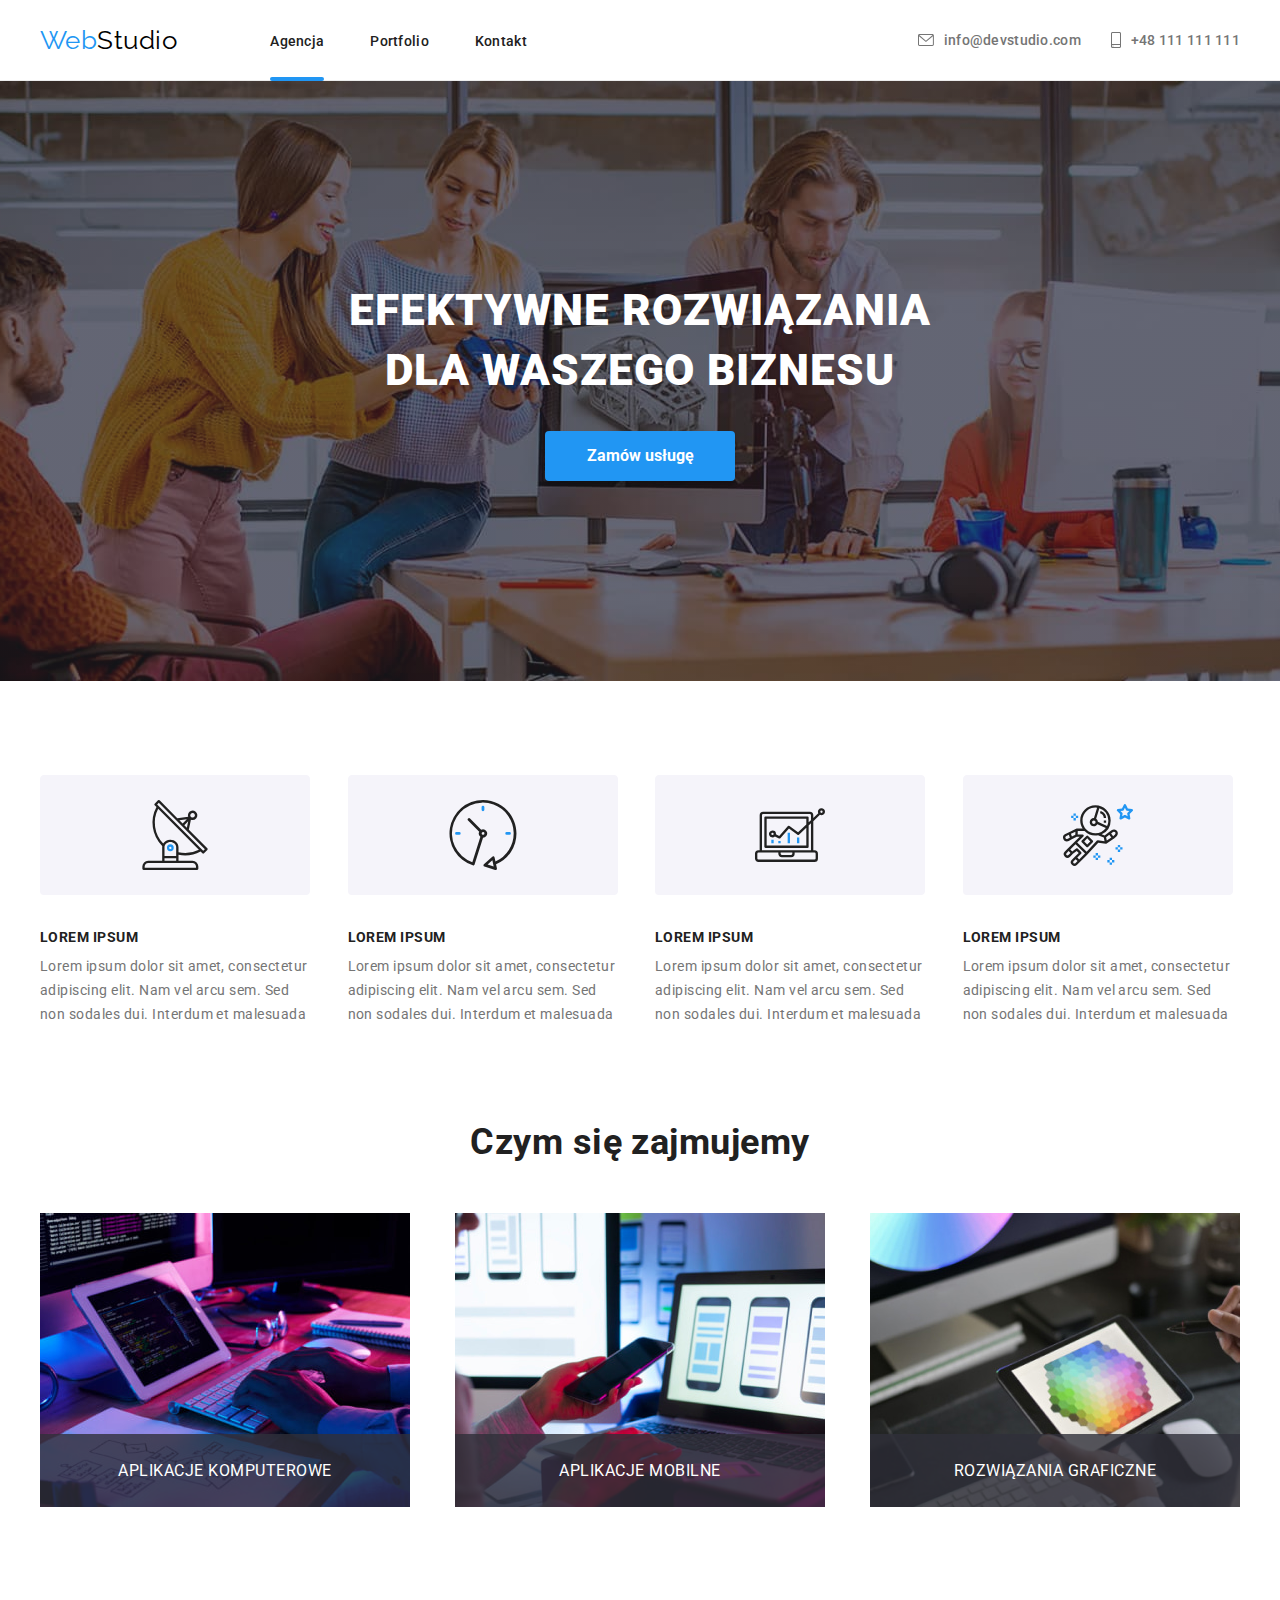
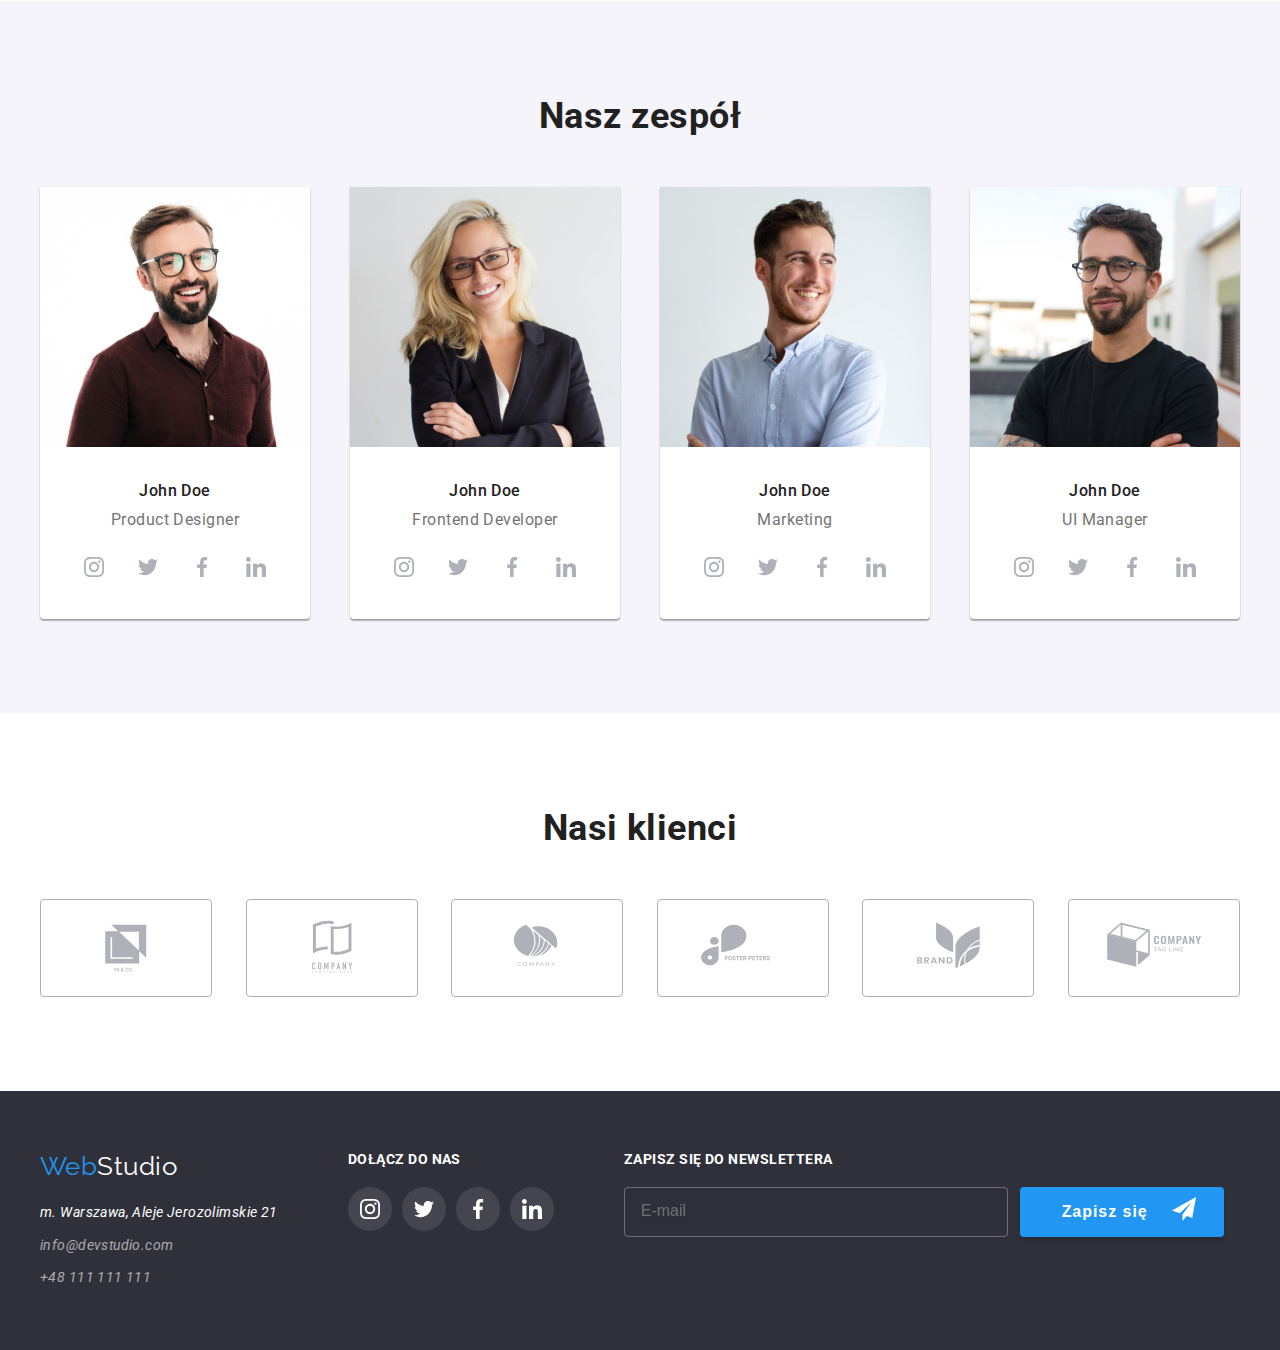
<file: index.html>
<!DOCTYPE html>
<html lang="pl">
  <head>
    <meta http-equiv="x-ua-compatible" content="ie=edge" />
    <meta charset="utf-8" />
    <meta name="viewport" content="width=device-width, initial-scale=1.0" />
    <link rel="preconnect" href="https://fonts.googleapis.com" />
    <link rel="preconnect" href="https://fonts.gstatic.com" crossorigin />
    <link
      href="https://fonts.googleapis.com/css2?family=Raleway:wght@700&family=Roboto:wght@400;500;700;900&display=swap"
      rel="stylesheet"
    />
    <link rel="stylesheet" type="text/css" href="./css/main.min.css" />
    <title>WebStudio</title>
  </head>

  <body>
    <header>
      <div class="container">
        <nav class="nav-list">
          <a href="index.html" class="main-logo main-logo--dark">Web<span>Studio</span></a>
          <ul>
            <li class="nav-list__underline">
              <a href="index.html" class="nav-list__link">Agencja</a>
            </li>
            <li>
              <a href="portfolio.html" class="nav-list__link">Portfolio</a>
            </li>
            <li><a href="#Contact" class="nav-list__link">Kontakt</a></li>
          </ul>
        </nav>
        <ul class="address-list">
          <li>
            <a href="mailto:info@devstudio.com" class="address-list__link">
              <svg class="address-list__icon-mail">
                <use href="./images/icons.svg#icon-mail"></use>
              </svg>
              info@devstudio.com</a
            >
          </li>
          <li>
            <a href="tel:+48 111 111 111" class="address-list__link"
              ><svg class="address-list__icon-smartphone">
                <use href="./images/icons.svg#icon-smartphone"></use>
              </svg>
              +48 111 111 111</a
            >
          </li>
        </ul>
      </div>
    </header>
    <main>
      <div class="hero section">
        <div class="container">
          <h1 class="hero__text">EFEKTYWNE ROZWIĄZANIA <br />DLA WASZEGO BIZNESU</h1>
          <button data-modal-open type="button" class="hero__button">Zamów usługę</button>
        </div>
      </div>
      <section class="section">
        <div class="container">
          <ul class="service">
            <li>
              <svg class="service__img">
                <use href="./images/icons.svg#icon-Group-1"></use>
              </svg>
              <h3 class="service__header">LOREM IPSUM</h3>
              <p class="service__text">
                Lorem ipsum dolor sit amet, consectetur adipiscing elit. Nam vel arcu sem. Sed non
                sodales dui. Interdum et malesuada
              </p>
            </li>
            <li>
              <svg class="service__img">
                <use href="./images/icons.svg#icon-Group-2"></use>
              </svg>
              <h3 class="service__header">LOREM IPSUM</h3>
              <p class="service__text">
                Lorem ipsum dolor sit amet, consectetur adipiscing elit. Nam vel arcu sem. Sed non
                sodales dui. Interdum et malesuada
              </p>
            </li>
            <li>
              <svg class="service__img">
                <use href="./images/icons.svg#icon-Group-3"></use>
              </svg>
              <h3 class="service__header">LOREM IPSUM</h3>
              <p class="service__text">
                Lorem ipsum dolor sit amet, consectetur adipiscing elit. Nam vel arcu sem. Sed non
                sodales dui. Interdum et malesuada
              </p>
            </li>
            <li>
              <svg class="service__img">
                <use href="./images/icons.svg#icon-Group-4"></use>
              </svg>
              <h3 class="service__header">LOREM IPSUM</h3>
              <p class="service__text">
                Lorem ipsum dolor sit amet, consectetur adipiscing elit. Nam vel arcu sem. Sed non
                sodales dui. Interdum et malesuada
              </p>
            </li>
          </ul>
        </div>
      </section>
      <section class="section">
        <div class="container">
          <h2 class="section__header">Czym się zajmujemy</h2>

          <ul class="img-box">
            <li>
              <img
                src="images/example_1.jpg"
                alt="Pisanie kodu na klawiaturze"
                width="370"
                height="294"
              />
              <p class="img-box__description">APLIKACJE KOMPUTEROWE</p>
            </li>
            <li class="img-box">
              <img
                src="images/example_2.jpg"
                alt="Wybieranie szablonu menu aplikacji"
                width="370"
                height="294"
              />
              <p class="img-box__description">APLIKACJE MOBILNE</p>
            </li>
            <li class="img-box">
              <img
                src="images/example_3.jpg"
                alt="Oglądanie grafiki na tablecie"
                width="370"
                height="294"
              />
              <p class="img-box__description">ROZWIĄZANIA GRAFICZNE</p>
            </li>
          </ul>
        </div>
      </section>
      <section class="team section">
        <div class="container">
          <h2 class="section__header">Nasz zespół</h2>
          <ul>
            <li class="team__card">
              <img src="images/team_1.jpg" alt="Mężczyzna w okularach" width="270" height="260" />
              <h3 class="team__name">John Doe</h3>
              <p class="team__description">Product Designer</p>
              <ul class="social-list">
                <li>
                  <a href="#" class="social-list__link"
                    ><svg class="social-list__icon">
                      <use href="./images/icons.svg#icon-instagram"></use>
                    </svg>
                  </a>
                </li>
                <li>
                  <a href="#" class="social-list__link"
                    ><svg class="social-list__icon">
                      <use href="./images/icons.svg#icon-twitter"></use>
                    </svg>
                  </a>
                </li>
                <li>
                  <a href="#" class="social-list__link"
                    ><svg class="social-list__icon">
                      <use href="./images/icons.svg#icon-facebook"></use>
                    </svg>
                  </a>
                </li>
                <li>
                  <a href="#" class="social-list__link"
                    ><svg class="social-list__icon">
                      <use href="./images/icons.svg#icon-linkedin"></use>
                    </svg>
                  </a>
                </li>
              </ul>
            </li>
            <li class="team__card">
              <img src="images/team_2.jpg" alt="Kobieta w okularach" width="270" height="260" />
              <h3 class="team__name">John Doe</h3>
              <p class="team__description">Frontend Developer</p>
              <ul class="social-list">
                <li>
                  <a href="#" class="social-list__link"
                    ><svg class="social-list__icon">
                      <use href="./images/icons.svg#icon-instagram"></use>
                    </svg>
                  </a>
                </li>
                <li>
                  <a href="#" class="social-list__link"
                    ><svg class="social-list__icon">
                      <use href="./images/icons.svg#icon-twitter"></use>
                    </svg>
                  </a>
                </li>
                <li>
                  <a href="#" class="social-list__link"
                    ><svg class="social-list__icon">
                      <use href="./images/icons.svg#icon-facebook"></use>
                    </svg>
                  </a>
                </li>
                <li>
                  <a href="#" class="social-list__link"
                    ><svg class="social-list__icon">
                      <use href="./images/icons.svg#icon-linkedin"></use>
                    </svg>
                  </a>
                </li>
              </ul>
            </li>
            <li class="team__card">
              <img src="images/team_3.jpg" alt="Uśmiechnięty mężczyzna" width="270" height="260" />
              <h3 class="team__name">John Doe</h3>
              <p class="team__description">Marketing</p>
              <ul class="social-list">
                <li>
                  <a href="#" class="social-list__link"
                    ><svg class="social-list__icon">
                      <use href="./images/icons.svg#icon-instagram"></use>
                    </svg>
                  </a>
                </li>
                <li>
                  <a href="#" class="social-list__link"
                    ><svg class="social-list__icon">
                      <use href="./images/icons.svg#icon-twitter"></use>
                    </svg>
                  </a>
                </li>
                <li>
                  <a href="#" class="social-list__link"
                    ><svg class="social-list__icon">
                      <use href="./images/icons.svg#icon-facebook"></use>
                    </svg>
                  </a>
                </li>
                <li>
                  <a href="#" class="social-list__link"
                    ><svg class="social-list__icon">
                      <use href="./images/icons.svg#icon-linkedin"></use>
                    </svg>
                  </a>
                </li>
              </ul>
            </li>
            <li class="team__card">
              <img src="images/team_4.jpg" alt="Mężczyzna w okularach" width="270" height="260" />
              <h3 class="team__name">John Doe</h3>
              <p class="team__description">UI Manager</p>
              <ul class="social-list">
                <li>
                  <a href="#" class="social-list__link"
                    ><svg class="social-list__icon">
                      <use href="./images/icons.svg#icon-instagram"></use>
                    </svg>
                  </a>
                </li>
                <li>
                  <a href="#" class="social-list__link"
                    ><svg class="social-list__icon">
                      <use href="./images/icons.svg#icon-twitter"></use>
                    </svg>
                  </a>
                </li>
                <li>
                  <a href="#" class="social-list__link"
                    ><svg class="social-list__icon">
                      <use href="./images/icons.svg#icon-facebook"></use>
                    </svg>
                  </a>
                </li>
                <li>
                  <a href="#" class="social-list__link"
                    ><svg class="social-list__icon">
                      <use href="./images/icons.svg#icon-linkedin"></use>
                    </svg>
                  </a>
                </li>
              </ul>
            </li>
          </ul>
        </div>
      </section>
      <section class="section">
        <div class="container">
          <h2 class="section__header">Nasi klienci</h2>

          <ul class="client">
            <li>
              <a href="#" class="client__box"
                ><svg class="client__logo">
                  <use href="./images/icons.svg#icon-Client-1"></use>
                </svg>
              </a>
            </li>
            <li>
              <a href="#" class="client__box"
                ><svg class="client__logo">
                  <use href="./images/icons.svg#icon-Client-2"></use>
                </svg>
              </a>
            </li>
            <li>
              <a href="#" class="client__box"
                ><svg class="client__logo">
                  <use href="./images/icons.svg#icon-Client-3"></use>
                </svg>
              </a>
            </li>
            <li>
              <a href="#" class="client__box"
                ><svg class="client__logo">
                  <use href="./images/icons.svg#icon-Client-4"></use>
                </svg>
              </a>
            </li>
            <li>
              <a href="#" class="client__box"
                ><svg class="client__logo">
                  <use href="./images/icons.svg#icon-Client-5"></use>
                </svg>
              </a>
            </li>
            <li>
              <a href="#" class="client__box"
                ><svg class="client__logo">
                  <use href="./images/icons.svg#icon-Client-6"></use>
                </svg>
              </a>
            </li>
          </ul>
        </div>
      </section>
    </main>
    <footer>
      <div class="container">
        <div>
          <a href="index.html" class="main-logo main-logo--light">Web<span>Studio</span> </a>
          <address class="contact">
            <ul>
              <li class="contact__address">m. Warszawa, Aleje Jerozolimskie 21</li>
              <li>
                <a href="mailto:info@devstudio.com" class="contact__link">info@devstudio.com</a>
              </li>
              <li>
                <a href="tel:+48 111 111 111" class="contact__link">+48 111 111 111</a>
              </li>
            </ul>
          </address>
        </div>
        <div>
          <h3>dołącz do nas</h3>
          <ul class="social-list">
            <li>
              <a href="#" class="social-list__link"
                ><svg class="social-list__icon">
                  <use href="./images/icons.svg#icon-instagram"></use>
                </svg>
              </a>
            </li>
            <li>
              <a href="#" class="social-list__link"
                ><svg class="social-list__icon">
                  <use href="./images/icons.svg#icon-twitter"></use>
                </svg>
              </a>
            </li>
            <li>
              <a href="#" class="social-list__link"
                ><svg class="social-list__icon">
                  <use href="./images/icons.svg#icon-facebook"></use>
                </svg>
              </a>
            </li>
            <li>
              <a href="#" class="social-list__link"
                ><svg class="social-list__icon">
                  <use href="./images/icons.svg#icon-linkedin"></use>
                </svg>
              </a>
            </li>
          </ul>
        </div>
        <div class="newsletter">
          <h3>Zapisz się do newslettera</h3>
          <div class="newsletter__box">
            <input class="newsletter__input" type="email" name="email" placeholder="E-mail" />
            <button class="newsletter__button" type="sumbit">
              Zapisz się
              <svg class="newsletter__icon">
                <use href="./images/icons.svg#icon-newsletter"></use>
              </svg>
            </button>
          </div>
        </div>
      </div>
    </footer>
    <div data-modal class="backdrop is-hidden">
      <div class="modal-window">
        <button data-modal-close class="modal-window__close-btn" type="button">
          <svg class="modal-window__icon-close">
            <use href="./images/icons.svg#icon-close"></use>
          </svg>
        </button>
        <h3>Zostaw swoje dane w formularzu poniżej</h3>
        <form>
          <label class="input-box" for="user_name"
            ><span class="input-box__description">Imie</span>
            <svg class="input-box__icon-name">
              <use href="./images/icons.svg#icon-name"></use>
            </svg>
            <input type="name" name="name" id="user_name" />
          </label>
          <label class="input-box" for="user_phone"
            ><span class="input-box__description">Telefon</span>
            <svg class="input-box__icon-phone">
              <use href="./images/icons.svg#icon-phone"></use>
            </svg>
            <input type="tel" name="phone" id="user_phone" />
          </label>
          <label class="input-box" for="user_email"
            ><span class="input-box__description">Email</span>
            <svg class="input-box__icon-mail">
              <use href="./images/icons.svg#icon-mail-2"></use>
            </svg>
            <input type="email" name="email" id="user_email" />
          </label>
          <label class="textarea-box" for="feedback"
            ><span class="textarea-box__description">Komentarz</span>
            <textarea
              class="textarea-box__input"
              name="feedback"
              rows="5"
              placeholder="Wprowadź tekst"
            ></textarea>
          </label>
          <div class="checkbox">
            <div class="checkbox__control">
              <input class="checkbox__input" type="checkbox" name="check" />
              <label class="checkbox__icon-box">
                <svg class="checkbox__icon-checked">
                  <use href="./images/icons.svg#icon-checked"></use>
                </svg>
              </label>
            </div>
            <p>
              Oświadczam iż akceptuję <a href="">Regulamin</a> i
              <a href="">Politykę Prywatności</a>.
            </p>
          </div>
        </form>
        <button class="modal-window__submit-btn" type="submit">Wyślij</button>
      </div>
    </div>
    <script src="./js/modal.js"></script>
  </body>
</html>
</file>
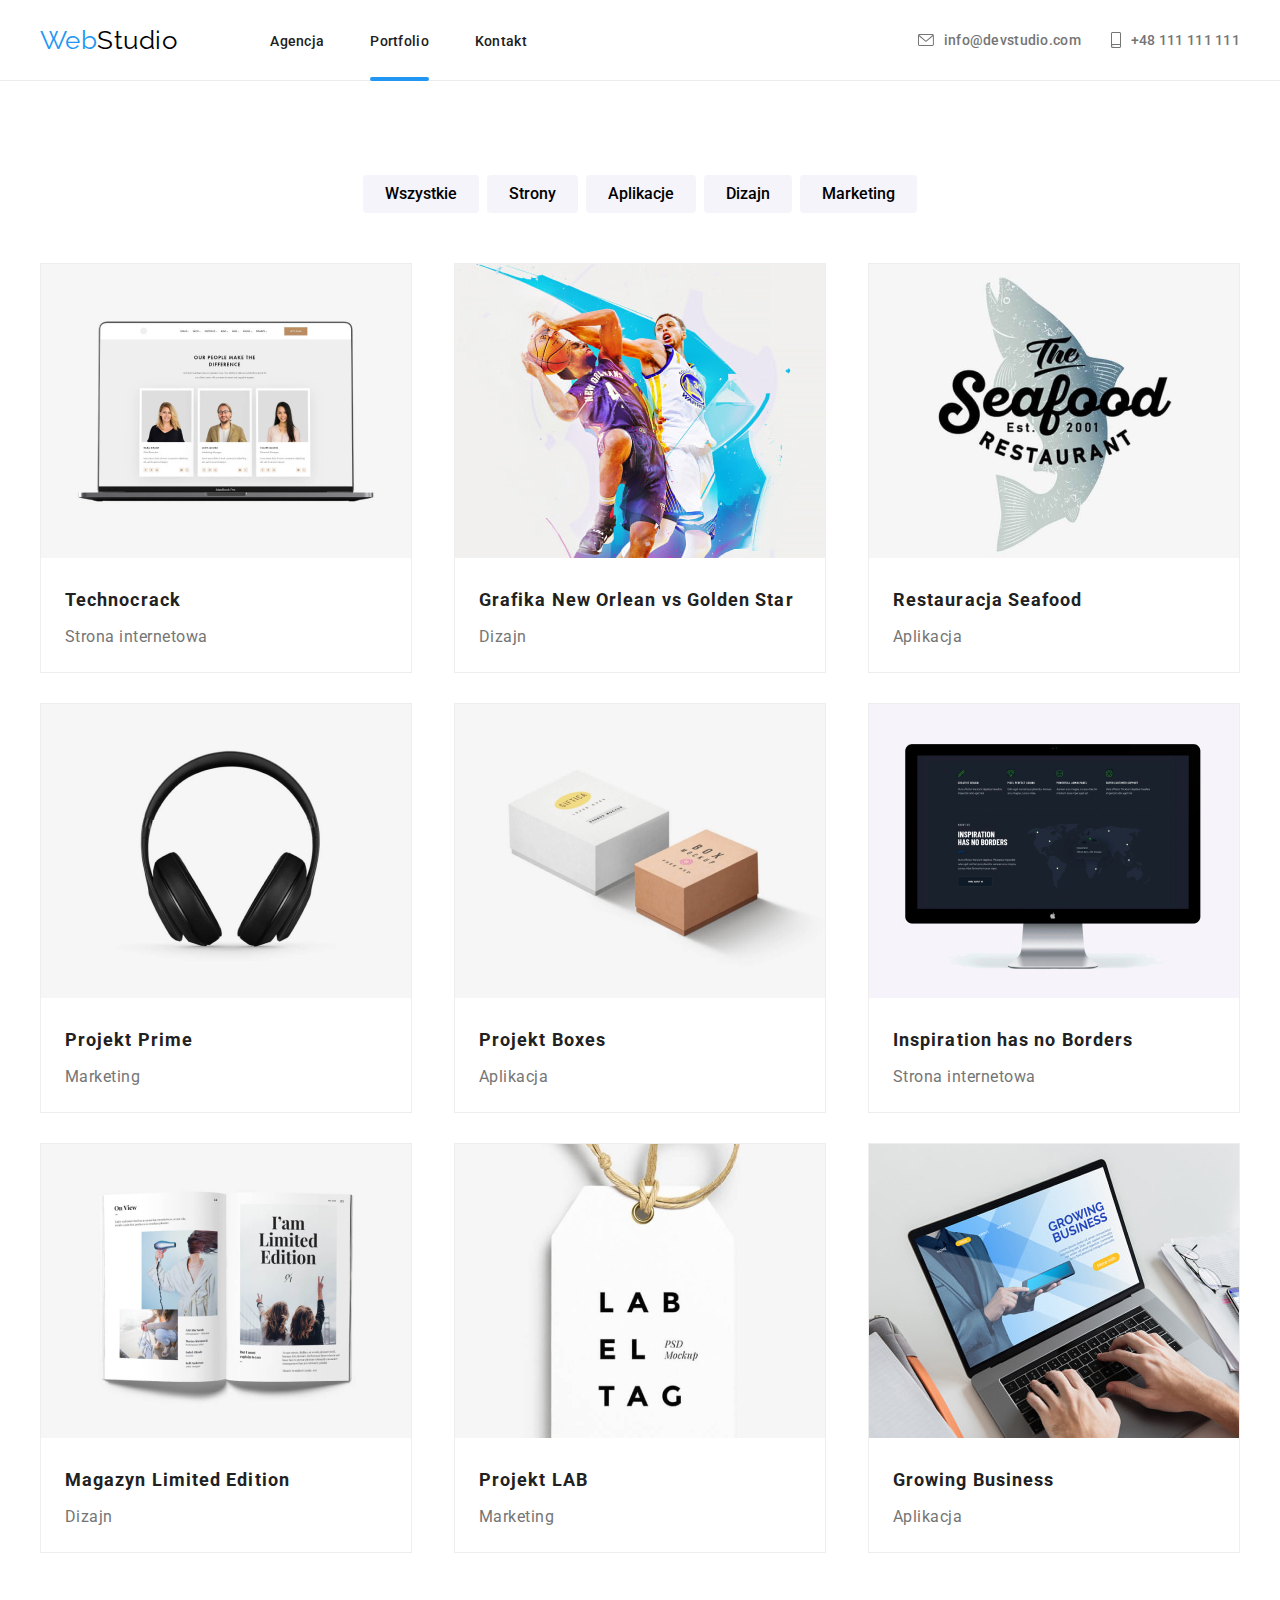
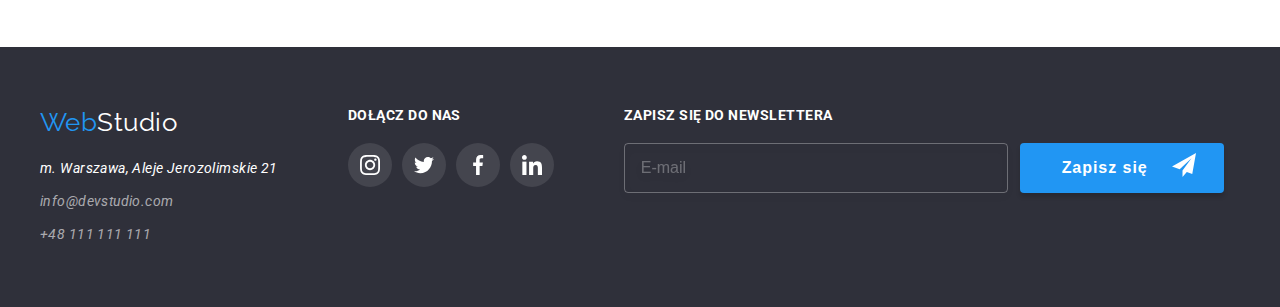
<file: portfolio.html>
<!DOCTYPE html>
<html lang="pl">
  <head>
    <meta http-equiv="x-ua-compatible" content="ie=edge" />
    <meta charset="utf-8" />
    <meta name="viewport" content="width=device-width, initial-scale=1.0" />
    <link rel="preconnect" href="https://fonts.googleapis.com" />
    <link rel="preconnect" href="https://fonts.gstatic.com" crossorigin />
    <link
      href="https://fonts.googleapis.com/css2?family=Raleway:wght@700&family=Roboto:wght@400;500;700;900&display=swap"
      rel="stylesheet"
    />
    <link rel="stylesheet" type="text/css" href="./css/main.min.css" />
    <title>WebStudio-Portfolio</title>
  </head>

  <body>
    <header>
      <div class="container">
        <nav class="nav-list">
          <a href="index.html" class="main-logo main-logo--dark">Web<span>Studio</span></a>
          <ul>
            <li>
              <a href="index.html" class="nav-list__link">Agencja</a>
            </li>
            <li class="nav-list__underline">
              <a href="portfolio.html" class="nav-list__link">Portfolio</a>
            </li>
            <li><a href="#Contact" class="nav-list__link">Kontakt</a></li>
          </ul>
        </nav>
        <ul class="address-list">
          <li>
            <a href="mailto:info@devstudio.com" class="address-list__link">
              <svg class="address-list__icon-mail">
                <use href="./images/icons.svg#icon-mail"></use>
              </svg>
              info@devstudio.com</a
            >
          </li>
          <li>
            <a href="tel:+48 111 111 111" class="address-list__link"
              ><svg class="address-list__icon-smartphone">
                <use href="./images/icons.svg#icon-smartphone"></use>
              </svg>
              +48 111 111 111</a
            >
          </li>
        </ul>
      </div>
    </header>
    <main>
      <section class="section">
        <div class="container">
          <ul class="button-list">
            <li>
              <button type="button" class="button-list__btn">Wszystkie</button>
            </li>
            <li>
              <button type="button" class="button-list__btn">Strony</button>
            </li>
            <li>
              <button type="button" class="button-list__btn">Aplikacje</button>
            </li>
            <li>
              <button type="button" class="button-list__btn">Dizajn</button>
            </li>
            <li>
              <button type="button" class="button-list__btn">Marketing</button>
            </li>
          </ul>
          <ul class="portfolio-list">
            <li>
              <div>
                <img
                  src="images/portfolio_1.jpg"
                  alt="Profile na stronie internetowej"
                  width="370"
                  height="294"
                />
                <p class="portfolio-list__overlay">
                  Technocrack jest popularną platformą wykorzystywaną do rozpowszechniania
                  koronawirusa. Firmy wykorzystują tę platformę do celów szpiegowskich i ataków na
                  niezabezpieczone serwery konkurencji.
                </p>
              </div>
              <h3 class="portfolio-list__name">Technocrack</h3>
              <p class="portfolio-list__description">Strona internetowa</p>
            </li>
            <li>
              <div>
                <img
                  src="images/portfolio_2.jpg"
                  alt="Koszykarze z piłką"
                  width="370"
                  height="294"
                />
                <p class="portfolio-list__overlay">
                  Technocrack jest popularną platformą wykorzystywaną do rozpowszechniania
                  koronawirusa. Firmy wykorzystują tę platformę do celów szpiegowskich i ataków na
                  niezabezpieczone serwery konkurencji.
                </p>
              </div>
              <h3 class="portfolio-list__name">Grafika New Orlean vs Golden Star</h3>
              <p class="portfolio-list__description">Dizajn</p>
            </li>
            <li>
              <div>
                <img
                  src="images/portfolio_3.jpg"
                  alt="Logo The Seafood Restaurant z rybą w tle"
                  width="370"
                  height="294"
                />
                <p class="portfolio-list__overlay">
                  Technocrack jest popularną platformą wykorzystywaną do rozpowszechniania
                  koronawirusa. Firmy wykorzystują tę platformę do celów szpiegowskich i ataków na
                  niezabezpieczone serwery konkurencji.
                </p>
              </div>
              <h3 class="portfolio-list__name">Restauracja Seafood</h3>
              <p class="portfolio-list__description">Aplikacja</p>
            </li>
            <li>
              <div>
                <img
                  src="images/portfolio_4.jpg"
                  alt="Słuchawki nauszne"
                  width="370"
                  height="294"
                />
                <p class="portfolio-list__overlay">
                  Technocrack jest popularną platformą wykorzystywaną do rozpowszechniania
                  koronawirusa. Firmy wykorzystują tę platformę do celów szpiegowskich i ataków na
                  niezabezpieczone serwery konkurencji.
                </p>
              </div>
              <h3 class="portfolio-list__name">Projekt Prime</h3>
              <p class="portfolio-list__description">Marketing</p>
            </li>
            <li>
              <div>
                <img src="images/portfolio_5.jpg" alt="Dwa pudełka" width="370" height="294" />
                <p class="portfolio-list__overlay">
                  Technocrack jest popularną platformą wykorzystywaną do rozpowszechniania
                  koronawirusa. Firmy wykorzystują tę platformę do celów szpiegowskich i ataków na
                  niezabezpieczone serwery konkurencji.
                </p>
              </div>
              <h3 class="portfolio-list__name">Projekt Boxes</h3>
              <p class="portfolio-list__description">Aplikacja</p>
            </li>
            <li>
              <div>
                <img
                  src="images/portfolio_6.jpg"
                  alt="Monitor ze stroną reklamującą"
                  width="370"
                  height="294"
                />
                <p class="portfolio-list__overlay">
                  Technocrack jest popularną platformą wykorzystywaną do rozpowszechniania
                  koronawirusa. Firmy wykorzystują tę platformę do celów szpiegowskich i ataków na
                  niezabezpieczone serwery konkurencji.
                </p>
              </div>
              <h3 class="portfolio-list__name">Inspiration has no Borders</h3>
              <p class="portfolio-list__description">Strona internetowa</p>
            </li>
            <li>
              <div>
                <img src="images/portfolio_7.jpg" alt="Otwarta książka" width="370" height="294" />
                <p class="portfolio-list__overlay">
                  Technocrack jest popularną platformą wykorzystywaną do rozpowszechniania
                  koronawirusa. Firmy wykorzystują tę platformę do celów szpiegowskich i ataków na
                  niezabezpieczone serwery konkurencji.
                </p>
              </div>
              <h3 class="portfolio-list__name">Magazyn Limited Edition</h3>
              <p class="portfolio-list__description">Dizajn</p>
            </li>
            <li>
              <div>
                <img src="images/portfolio_8.jpg" alt="Tag na sznurku" width="370" height="294" />
                <p class="portfolio-list__overlay">
                  Technocrack jest popularną platformą wykorzystywaną do rozpowszechniania
                  koronawirusa. Firmy wykorzystują tę platformę do celów szpiegowskich i ataków na
                  niezabezpieczone serwery konkurencji.
                </p>
              </div>
              <h3 class="portfolio-list__name">Projekt LAB</h3>
              <p class="portfolio-list__description">Marketing</p>
            </li>
            <li>
              <div>
                <img
                  src="images/portfolio_9.jpg"
                  alt="Dłonie piszące na laptopie"
                  width="370"
                  height="294"
                />
                <p class="portfolio-list__overlay">
                  Technocrack jest popularną platformą wykorzystywaną do rozpowszechniania
                  koronawirusa. Firmy wykorzystują tę platformę do celów szpiegowskich i ataków na
                  niezabezpieczone serwery konkurencji.
                </p>
              </div>
              <h3 class="portfolio-list__name">Growing Business</h3>
              <p class="portfolio-list__description">Aplikacja</p>
            </li>
          </ul>
        </div>
      </section>
      <footer>
        <div class="container">
          <div>
            <a href="index.html" class="main-logo main-logo--light">Web<span>Studio</span> </a>
            <address class="contact">
              <ul>
                <li class="contact__address">m. Warszawa, Aleje Jerozolimskie 21</li>
                <li>
                  <a href="mailto:info@devstudio.com" class="contact__link">info@devstudio.com</a>
                </li>
                <li>
                  <a href="tel:+48 111 111 111" class="contact__link">+48 111 111 111</a>
                </li>
              </ul>
            </address>
          </div>
          <div>
            <h3>dołącz do nas</h3>
            <ul class="social-list">
              <li>
                <a href="#" class="social-list__link"
                  ><svg class="social-list__icon">
                    <use href="./images/icons.svg#icon-instagram"></use>
                  </svg>
                </a>
              </li>
              <li>
                <a href="#" class="social-list__link"
                  ><svg class="social-list__icon">
                    <use href="./images/icons.svg#icon-twitter"></use>
                  </svg>
                </a>
              </li>
              <li>
                <a href="#" class="social-list__link"
                  ><svg class="social-list__icon">
                    <use href="./images/icons.svg#icon-facebook"></use>
                  </svg>
                </a>
              </li>
              <li>
                <a href="#" class="social-list__link"
                  ><svg class="social-list__icon">
                    <use href="./images/icons.svg#icon-linkedin"></use>
                  </svg>
                </a>
              </li>
            </ul>
          </div>
          <div class="newsletter">
            <h3>Zapisz się do newslettera</h3>
            <div class="newsletter__box">
              <input class="newsletter__input" type="email" name="email" placeholder="E-mail" />
              <button class="newsletter__button" type="sumbit">
                Zapisz się
                <svg class="newsletter__icon">
                  <use href="./images/icons.svg#icon-newsletter"></use>
                </svg>
              </button>
            </div>
          </div>
        </div>
      </footer>
    </main>
  </body>
</html>
</file>
<file: css/main.min.css>
:root{--first-background-colour: #e5e5e5;--second-background-colour: #2f303a;--third-background-colour: #f5f4fa;--first-special-colour: #2196f3;--second-special-colour: #757575;--third-special-colour: #212121;--fourth-special-colour: #afb1b8;--font-primary: "Roboto", sans-serif;--font-secondary: "Raleway", sans-serif}*{margin:0;padding:0}*:hover,*:focus{transition-property:color,background,box-shadow;transition-duration:250ms;transition-timing-function:cubic-bezier(0.4, 0, 0.2, 1)}body{font-family:var(--font-primary);letter-spacing:.03em;color:var(--third-special-colour)}ul{list-style:none}a{text-decoration:none}button{cursor:pointer}svg{fill:currentColor}.container{max-width:1200px;width:100%;margin:0 auto}.backdrop{position:fixed;top:0;right:0;bottom:0;left:0;width:100%;height:100%;background-color:rgba(0,0,0,.5);z-index:20}.section{padding:94px 0}.section__header{font-weight:700;font-size:36px;text-align:center;margin-bottom:50px}.section:nth-child(2){padding-bottom:0}.main-logo{font-family:var(--font-secondary);color:var(--first-special-colour);font-size:26px}.main-logo--dark span{color:#000}.main-logo--light span{color:#fff}header{background-color:#fff;padding:25px 0;border-bottom:1px solid #ececec}header .container,header .nav-list{display:flex;justify-content:space-between;align-items:center;gap:0}header ul{display:flex}.nav-list{display:flex;justify-content:space-between;gap:30px}.nav-list__link{letter-spacing:.02em;font-weight:500;font-size:14px;color:inherit}.nav-list__link:hover,.nav-list__link:focus{color:var(--first-special-colour)}.nav-list__link:active::after{text-decoration:underline}.nav-list li:nth-child(1){margin-left:93px}.nav-list ul{-moz-column-gap:46px;column-gap:46px}.nav-list__underline{position:relative}.nav-list__underline::after{content:"";position:absolute;bottom:-31px;left:0;width:100%;height:4px;background:var(--first-special-colour);border-radius:2px}.address-list{display:flex;justify-content:space-between;-moz-column-gap:30px;column-gap:30px}.address-list a{display:flex;align-items:center;-moz-column-gap:10px;column-gap:10px}.address-list__link{font-size:14px;letter-spacing:.02em;font-weight:500;color:var(--second-special-colour)}.address-list__link:hover,.address-list__link:focus{color:var(--first-special-colour)}.address-list__icon-mail{width:16px;height:12px}.address-list__icon-smartphone{width:10px;height:16px}.hero{text-align:center;letter-spacing:.06em;padding:200px 0;background:linear-gradient(to top, rgba(47, 48, 58, 0.4), rgba(47, 48, 58, 0.4)),url("../images/hero_background.jpg"),var(--second-background-colour);background-repeat:no-repeat;background-position:center}.hero__text{font-weight:900;font-size:44px;line-height:136%;text-transform:uppercase;color:#fff}.hero__button{background:var(--first-special-colour);box-shadow:0px 4px 4px rgba(0,0,0,.15);border-radius:4px;font-family:var(--font-primary);font-weight:700;font-size:16px;line-height:188%;align-items:center;color:#fff;margin-top:30px;border:0;padding:10px 41px 10px 42px}.service{display:flex;justify-content:space-between;gap:30px}.service__img{width:270px;height:120px}.service__header{font-weight:700;font-size:14px;text-transform:uppercase;margin:30px 0 10px}.service__text{font-size:14px;line-height:171%;color:var(--second-special-colour)}.img-box{display:flex;justify-content:space-between;gap:30px}.img-box li{position:relative}.img-box img{display:block}.img-box__description{position:absolute;width:100%;background:rgba(47,48,58,.8);color:#fff;text-align:center;padding:27px 0;bottom:0}.team{background-color:var(--third-background-colour)}.team .container>ul{display:flex;justify-content:space-between;gap:30px}.team__card{background-color:#fff;box-shadow:0px 1px 3px rgba(0,0,0,.12),0px 1px 1px rgba(0,0,0,.14),0px 2px 1px rgba(0,0,0,.2);border-radius:0px 0px 4px 4px}.team__name{font-weight:500;font-size:16px;text-align:center;margin-bottom:10px;padding-top:30px}.team__description{font-size:16px;color:var(--second-special-colour);text-align:center;margin-bottom:16px}.team .social-list{margin-bottom:30px}.client{display:flex;justify-content:space-between;gap:30px}.client__box{display:block;border:1px solid var(--fourth-special-colour);border-radius:4px}.client__box:hover,.client__box:focus{border:1px solid var(--first-special-colour)}.client__box:hover .client__logo,.client__box:focus .client__logo{fill:var(--first-special-colour)}.client__logo{width:170px;height:92px;fill:var(--fourth-special-colour)}footer{background-color:var(--second-background-colour);padding:60px 0}footer .container{display:flex;-moz-column-gap:70px;column-gap:70px}footer h3{font-weight:700;font-size:14px;text-transform:uppercase;color:#fff;margin-bottom:20px}footer .social-list__link{background-color:rgba(255,255,255,.1)}footer .social-list__icon{fill:#fff}.contact__address{color:#fff;letter-spacing:.03em;line-height:171%;font-size:14px;margin-top:20px}.contact__link{color:rgba(255,255,255,.6);letter-spacing:.03em;line-height:171%;font-size:14px}.contact__link:hover,.contact__link:focus{color:var(--first-special-colour)}.contact li:nth-child(2){margin:9px 0}.social-list{display:flex;justify-content:center;-moz-column-gap:10px;column-gap:10px;padding:0}.social-list__link{display:block;width:44px;height:44px;border-radius:50%}.social-list__link:hover,.social-list__link:focus{background-color:var(--first-special-colour)}.social-list__link:hover .social-list__icon,.social-list__link:hover .social-list__icon,.social-list__link:focus .social-list__icon,.social-list__link:focus .social-list__icon{fill:#fff}.social-list__icon{width:20px;height:20px;padding:12px;fill:var(--fourth-special-colour)}.newsletter{flex-basis:50%}.newsletter__box{display:flex;justify-content:space-between;-moz-column-gap:12px;column-gap:12px}.newsletter__input{border:1px solid rgba(255,255,255,.3);filter:drop-shadow(0px 4px 4px rgba(0, 0, 0, 0.15));border-radius:4px;padding:15px 16px;background-color:inherit;color:rgba(255,255,255,.3);outline:none;flex-grow:1}.newsletter__input::-moz-placeholder{font-size:16px;line-height:125%;color:rgba(255,255,255,.3)}.newsletter__input::placeholder{font-size:16px;line-height:125%;color:rgba(255,255,255,.3)}.newsletter__button{position:relative;padding:10px 76px 10px 42px;font-weight:700;font-size:16px;line-height:188%;letter-spacing:.06em;color:#fff;background:var(--first-special-colour);box-shadow:0px 4px 4px rgba(0,0,0,.15);border:none;border-radius:4px}.newsletter__icon{position:absolute;width:24px;height:24px;right:28px;fill:#fff}.button-list{display:flex;justify-content:center;-moz-column-gap:8px;column-gap:8px}.button-list__btn{border-radius:4px;background-color:var(--third-background-colour);font-family:var(--font-primary);font-weight:500;font-size:16px;line-height:162%;border:0;padding:6px 22px;margin-bottom:50px}.button-list__btn:hover,.button-list__btn:focus{background-color:var(--first-special-colour);color:#fff;box-shadow:0px 3px 1px rgba(0,0,0,.1),0px 1px 2px rgba(0,0,0,.08),0px 2px 2px rgba(0,0,0,.12)}.portfolio-list{display:flex;flex-wrap:wrap;gap:30px;justify-content:space-between}.portfolio-list div{position:relative;overflow:hidden}.portfolio-list__name{font-weight:700;font-size:18px;line-height:2;letter-spacing:.06em;margin-top:20px;padding:0 24px}.portfolio-list__description{font-size:16px;line-height:1.88;color:var(--second-special-colour);padding:0 24px 20px;margin-top:4px}.portfolio-list__overlay{position:absolute;top:0;left:0;right:0;bottom:0;width:90%;height:100%;background:rgba(33,150,243,.9);font-size:18px;line-height:156%;color:#fff;padding:49px 45px 49px 24px;transform:translatey(100%);transition:transform 300ms ease}.portfolio-list li{max-width:370px;border:1px solid #eee}.portfolio-list li:hover,.portfolio-list li:focus{box-shadow:0px 1px 1px rgba(0,0,0,.12),0px 4px 4px rgba(0,0,0,.06),1px 4px 6px rgba(0,0,0,.16)}.portfolio-list li:hover .portfolio-list__overlay,.portfolio-list li:focus .portfolio-list__overlay{transform:translatey(0)}.is-hidden{visibility:hidden;opacity:0;pointer-events:none}.is-hidden .modal-window{opacity:0}.modal-window{position:absolute;left:50%;top:50%;background-color:#fff;width:528px;height:581px;box-shadow:0px 1px 3px rgba(0,0,0,.12),0px 1px 1px rgba(0,0,0,.14),0px 2px 1px rgba(0,0,0,.2);border-radius:4px;transform:translate(-50%, -50%);opacity:1;transition:opacity .5s ease;display:block;box-sizing:border-box;padding:40px}.modal-window h3{text-align:center;font-weight:700;font-size:20px;color:var(--third-special-colour);margin-bottom:30px}.modal-window form{display:flex;flex-direction:column;justify-content:left}.modal-window div p{display:inline;letter-spacing:.03em;font-size:14px;line-height:171%}.modal-window div a{color:var(--first-special-colour);text-decoration:underline}.modal-window__close-btn{position:absolute;top:8px;right:8px;width:30px;height:30px;background:#fff;border:1px solid rgba(0,0,0,.1);border-radius:50%}.modal-window__icon-close{width:11px;height:11px}.modal-window__submit-btn{position:absolute;box-shadow:0px 4px 4px rgba(0,0,0,.15);border:0px;border-radius:4px;background:var(--first-special-colour);padding:10px 76px;font-weight:700;font-size:16px;line-height:188%;left:50%;bottom:40px;color:#fff;transform:translateX(-50%)}.modal-window input:not(input[type=checkbox]){border:none;outline:none;width:100%;font-size:12px}.input-box{border:1px solid rgba(33,33,33,.2);border-radius:4px;display:inline-flex;padding:12px 42px;position:relative;margin-bottom:28px}.input-box__description{position:absolute;left:0;top:-18px;font-size:12px;letter-spacing:.01em;color:var(--second-special-colour)}.input-box svg{position:absolute;left:15px;fill:var(--third-special-colour)}.input-box__icon-name{width:12px;height:12px}.input-box__icon-phone{width:13px;height:13px}.input-box__icon-mail{width:15px;height:12px}.input-box:focus-within,.input-box:hover{border-color:var(--first-special-colour)}.input-box:focus-within svg,.input-box:hover svg{fill:var(--first-special-colour)}.textarea-box{position:relative}.textarea-box__description{position:absolute;left:0;top:-18px;font-size:12px;letter-spacing:.01em;color:var(--second-special-colour)}.textarea-box__input{padding:12px 16px;border:1px solid rgba(33,33,33,.2);border-radius:4px;resize:none;outline:none;width:-webkit-fill-available}.textarea-box__input:focus,.textarea-box__input:hover{border-color:var(--first-special-colour)}.textarea-box__input::-moz-placeholder{font-family:var(--font-primary);letter-spacing:.01em;font-size:12px;color:rgba(117,117,117,.5)}.textarea-box__input::placeholder{font-family:var(--font-primary);letter-spacing:.01em;font-size:12px;color:rgba(117,117,117,.5)}.checkbox{padding:20px 14px 30px;align-items:center;display:flex}.checkbox__control{position:relative;display:inline}.checkbox__input{position:absolute;width:16px;height:15px;opacity:0;left:0;z-index:20}.checkbox__input:checked+.checkbox__icon-box{background-color:var(--first-special-colour);border-color:var(--first-special-colour)}.checkbox__icon-box{display:inline-block;position:relative;width:16px;height:15px;border:1px solid var(--second-special-colour);border-radius:2px;z-index:10;margin-right:7px}.checkbox__icon-checked{position:absolute;left:50%;top:50%;width:11px;height:8px;transform:translate(-50%, -50%);fill:#fff}/*# sourceMappingURL=main.min.css.map */
</file>
